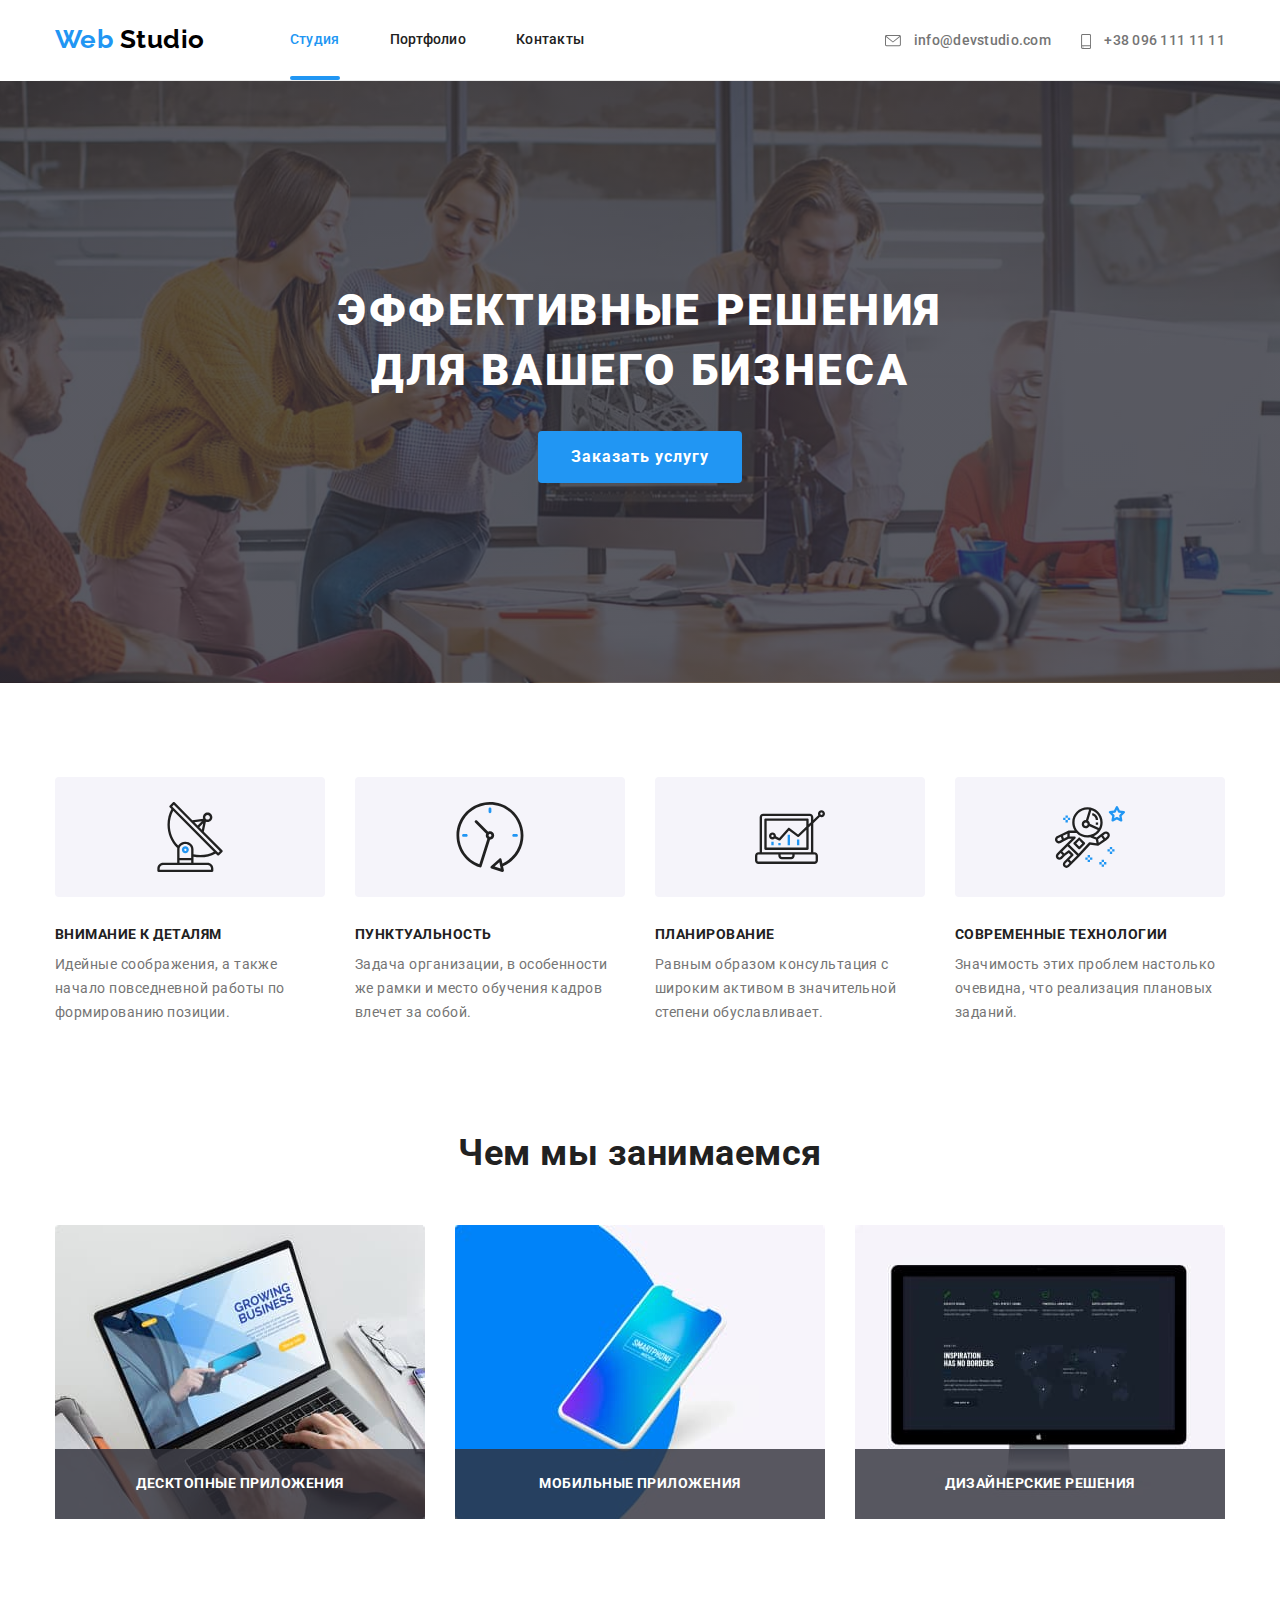
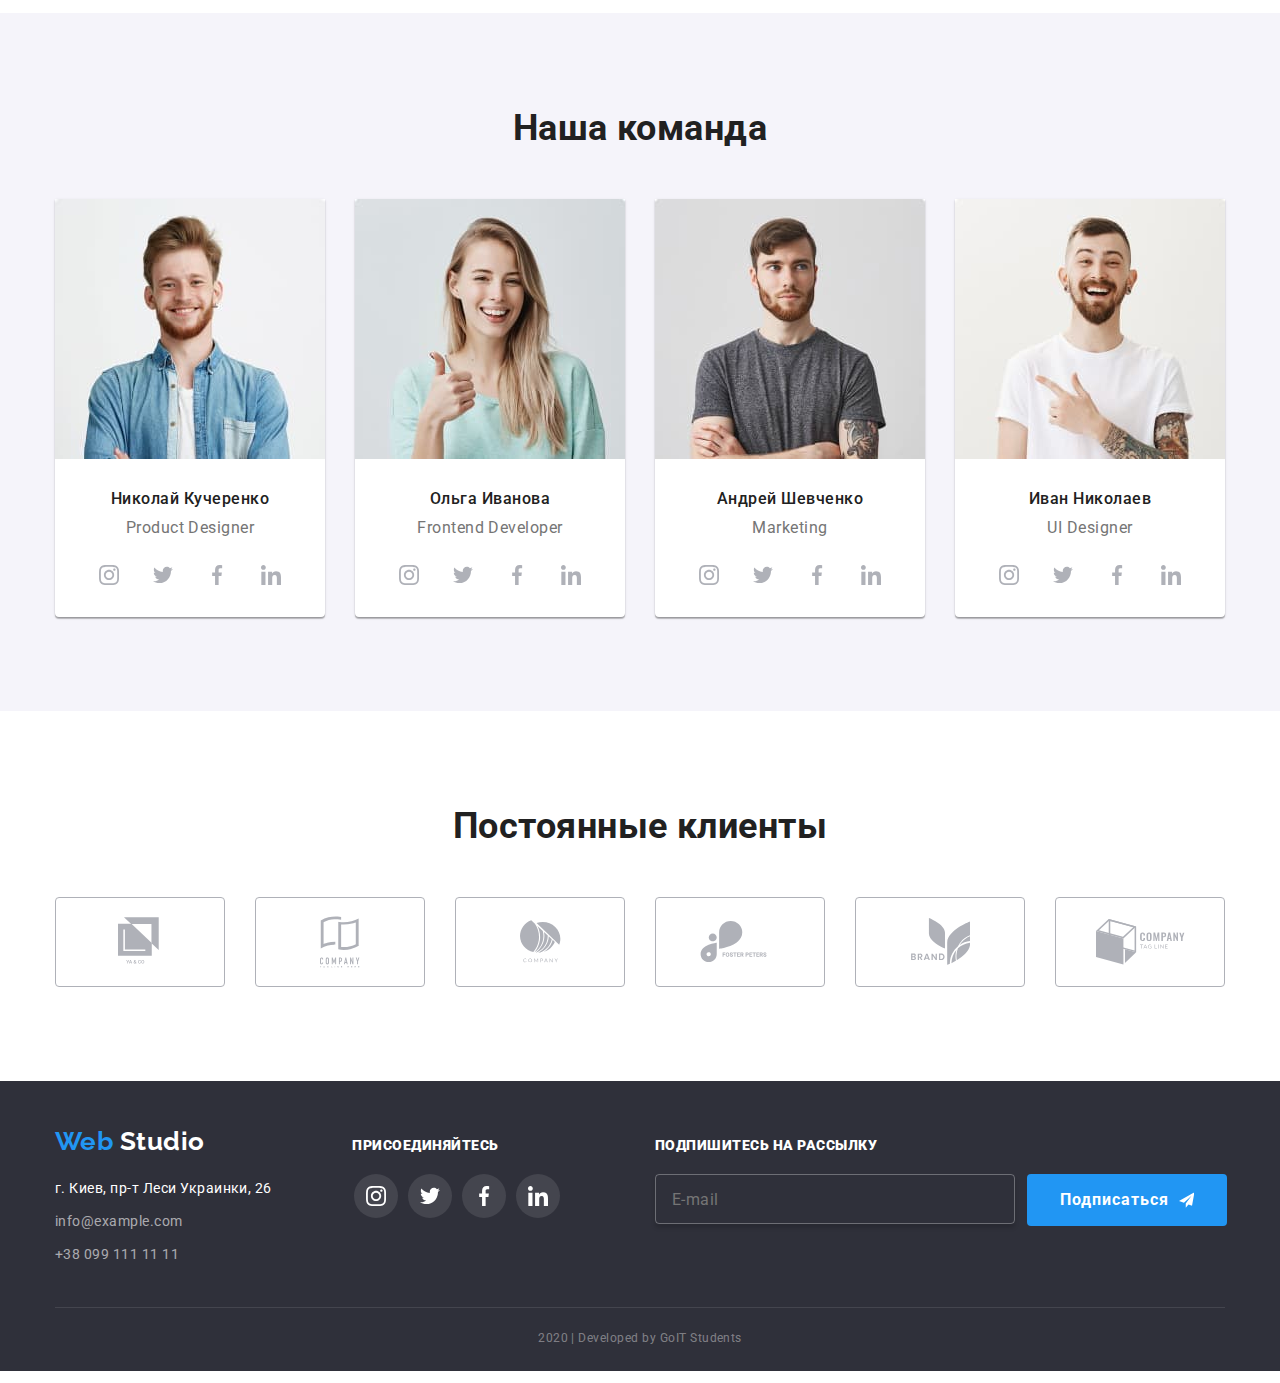
<file: index.html>
<!DOCTYPE html>
<html lang="ru">
	<head>
		<meta charset="UTF-8" />
		<meta name="viewport" content="width=device-width, initial-scale=1.0" />
		<link
			href="https://fonts.googleapis.com/css2?family=Raleway:wght@700&family=Roboto:wght@400;500;700;900&display=swap"
			rel="stylesheet"
		/>
		<link
			rel="stylesheet"
			href="https://cdnjs.cloudflare.com/ajax/libs/modern-normalize/0.6.0/modern-normalize.min.css"
		/>
		<link rel="stylesheet" href="./css/style.css" />
		<title>Студия</title>
	</head>
	<body>
		<!-- Верхнее меню -->
		<header>
			<div class="container header-nav">
				<a href="./index.html" class="logo">
					Web
					<span class="logo-header">Studio</span>
				</a>
				<nav class="top-nav">
					<ul class="list site-nav">
						<li class="item"><a href="./" class="link current">Студия</a></li>
						<li class="item">
							<a href="./portfolio.html" class="link">Портфолио</a>
						</li>
						<li class="item"><a href="" class="link">Контакты</a></li>
					</ul>
				</nav>

				<ul class="address-nav list">
					<li class="item">
						<a href="mailto:info@devstudio.com" class="adress-header">
							<svg class="icon address-mail-icon">
								<use href="./images/sprite.svg#icon-mail"></use>
							</svg>
							info@devstudio.com
						</a>
					</li>
					<li class="item">
						<a href="tel:+380961111111" class="adress-header">
							<svg class="icon address-phone-icon">
								<use href="./images/sprite.svg#icon-phone"></use>
							</svg>
							+38 096 111 11 11
						</a>
					</li>
				</ul>
			</div>
		</header>
		<!-- Уникальный контент -->
		<main class="main">
			<!-- Герой -->
			<div class="hero-bg">
				<section class="container hero">
					<h1 class="hero-text">
						Эффективные решения
						<br />
						для вашего бизнеса
					</h1>
					<button type="button" class="button" data-modal-open>Заказать услугу</button>
				</section>
			</div>

			<!-- Модалка -->
			<div class="backdrop is-hidden" data-modal>
				<div class="modal">
					<div class="close-bt" data-modal-close>
						<svg class="icon modal-icon-close" width="11px" height="11px">
							<use href="./images/sprite.svg#icon-cross"></use>
						</svg>
					</div>

					<h2>Оставьте свои данные, мы вам перезвоним</h2>

					<div class="container-inputs">
						<form class="form js-form">
							<div class="field-form">
								<input class="input-form" type="text" placeholder=" " name="first_name" id="name" />
								<label class="label-form" for="name">Имя</label>
								<span class="form-icon">
									<svg class="icon" width="12px" height="12px">
										<use href="./images/sprite.svg#icon-person"></use>
									</svg>
								</span>
							</div>

							<div class="field-form">
								<input class="input-form" type="tel" placeholder=" " name="phone" id="phone" />
								<label class="label-form" for="phone">Телефон</label>
								<span class="form-icon">
									<svg class="icon" width="12px" height="12px">
										<use href="./images/sprite.svg#icon-phone2"></use>
									</svg>
								</span>
							</div>

							<div class="field-form">
								<input class="input-form" type="email" placeholder=" " name="email" id="email" />
								<label class="label-form" for="email">Почта</label>
								<span class="form-icon">
									<svg class="icon" width="12px" height="12px">
										<use href="./images/sprite.svg#icon-mail2"></use>
									</svg>
								</span>
							</div>

							<textarea
								class="field-form input-form comment"
								name="comment"
								rows="5"
								placeholder="Комментарий"
							></textarea>

							<div class="checkbox-container">
								<label class="checkbox">
									<input class="checkbox-input" type="checkbox" value="terms" name="checkbox" />
									<svg class="icon icon-checkbox" width="12px" height="8px">
										<use href="./images/sprite.svg#icon-checkbox"></use>
									</svg>
									<span class="checkbox-label">
										Соглашаюсь с рассылкой и принимаю
										<a href="/terms">Условия договора</a>
									</span>
								</label>
							</div>

							<div class="modal-button">
								<button type="submit" class="button">Отправить</button>
							</div>
						</form>
					</div>
				</div>
			</div>

			<!-- Особенности -->
			<section class="section no-padding">
				<div class="container">
					<!-- <h2 class="section-title">Особенности</h2> -->
					<ul class="list features">
						<li class="item icon-antenna">
							<div class="features-top">
								<svg class="icon">
									<use href="./images/sprite.svg#icon-antenna"></use>
								</svg>
							</div>

							<h3 class="title-text">Внимание к деталям</h3>
							<p class="item-text">
								Идейные соображения, а также начало повседневной работы по формированию позиции.
							</p>
						</li>
						<li class="item icon-clock">
							<div class="features-top">
								<svg class="icon">
									<use href="./images/sprite.svg#icon-clock"></use>
								</svg>
							</div>
							<h3 class="title-text">Пунктуальность</h3>
							<p class="item-text">
								Задача организации, в особенности же рамки и место обучения кадров влечет за собой.
							</p>
						</li>
						<li class="item icon-diagram">
							<div class="features-top">
								<svg class="icon">
									<use href="./images/sprite.svg#icon-diagram"></use>
								</svg>
							</div>
							<h3 class="title-text">Планирование</h3>
							<p class="item-text">
								Равным образом консультация с широким активом в значительной степени обуславливает.
							</p>
						</li>
						<li class="item icon-astronaut">
							<div class="features-top">
								<svg class="icon">
									<use href="./images/sprite.svg#icon-astronaut"></use>
								</svg>
							</div>
							<h3 class="title-text">Современные технологии</h3>
							<p class="item-text">
								Значимость этих проблем настолько очевидна, что реализация плановых заданий.
							</p>
						</li>
					</ul>
				</div>
			</section>

			<!-- Что мы делаем -->
			<section class="section">
				<div class="container">
					<h2 class="section-title">Чем мы занимаемся</h2>
					<ul class="list skills">
						<li class="item">
							<a href="">
								<img src="./images/desctop_app.jpg" alt="ноутбук" width="370" />
								<h3 class="name-capabilities">Десктопные приложения</h3>
							</a>
						</li>
						<li class="item">
							<a href="">
								<img src="./images/mob_app.jpg" alt="смартфон" width="370" />
								<h3 class="name-capabilities">Мобильные приложения</h3>
							</a>
						</li>
						<li class="item">
							<a href="">
								<img src="./images/desing_solutions.jpg" alt="моноблок" width="370" />
								<h3 class="name-capabilities">Дизайнерские решения</h3>
							</a>
						</li>
					</ul>
				</div>
			</section>

			<!-- Наша команда -->
			<section class="section bacground">
				<div class="container">
					<h2 class="section-title">Наша команда</h2>
					<ul class="list team">
						<li class="item">
							<img src="./images/johnsmith.jpg" alt="Николай Кучеренко" width="270" />
							<h3 class="team-name">Николай Кучеренко</h3>
							<p class="position">Product Designer</p>
							<ul class="list social">
								<li class="item icon-social">
									<svg width="20px" height="20px">
										<use href="./images/sprite.svg#icon-insta"></use>
									</svg>
								</li>
								<li class="item icon-social">
									<svg width="20px" height="20px">
										<use href="./images/sprite.svg#icon-twit"></use>
									</svg>
								</li>
								<li class="item icon-social">
									<svg width="20px" height="20px">
										<use href="./images/sprite.svg#icon-fb"></use>
									</svg>
								</li>
								<li class="item icon-social">
									<svg width="20px" height="20px">
										<use href="./images/sprite.svg#icon-linkedin"></use>
									</svg>
								</li>
							</ul>
						</li>

						<li class="item">
							<img src="./images/martastewart.jpg" alt="Ольга Иванова" width="270" />
							<h3 class="team-name">Ольга Иванова</h3>
							<p class="position">Frontend Developer</p>
							<ul class="list social">
								<li class="item icon-social">
									<svg width="20px" height="20px">
										<use href="./images/sprite.svg#icon-insta"></use>
									</svg>
								</li>
								<li class="item icon-social">
									<svg width="20px" height="20px">
										<use href="./images/sprite.svg#icon-twit"></use>
									</svg>
								</li>
								<li class="item icon-social">
									<svg width="20px" height="20px">
										<use href="./images/sprite.svg#icon-fb"></use>
									</svg>
								</li>
								<li class="item icon-social">
									<svg width="20px" height="20px">
										<use href="./images/sprite.svg#icon-linkedin"></use>
									</svg>
								</li>
							</ul>
						</li>

						<li class="item">
							<img src="./images/robertjakis.jpg" alt="Андрей Шевченко" width="270" />
							<h3 class="team-name">Андрей Шевченко</h3>
							<p class="position">Marketing</p>
							<ul class="list social">
								<li class="item icon-social">
									<svg width="20px" height="20px">
										<use href="./images/sprite.svg#icon-insta"></use>
									</svg>
								</li>
								<li class="item icon-social">
									<svg width="20px" height="20px">
										<use href="./images/sprite.svg#icon-twit"></use>
									</svg>
								</li>
								<li class="item icon-social">
									<svg width="20px" height="20px">
										<use href="./images/sprite.svg#icon-fb"></use>
									</svg>
								</li>
								<li class="item icon-social">
									<svg width="20px" height="20px">
										<use href="./images/sprite.svg#icon-linkedin"></use>
									</svg>
								</li>
							</ul>
						</li>

						<li class="item">
							<img src="./images/martindoe.jpg" alt="Иван Николаев" width="270" />
							<h3 class="team-name">Иван Николаев</h3>
							<p class="position">UI Designer</p>
							<ul class="list social">
								<li class="item icon-social">
									<svg width="20px" height="20px">
										<use href="./images/sprite.svg#icon-insta"></use>
									</svg>
								</li>
								<li class="item icon-social">
									<svg width="20px" height="20px">
										<use href="./images/sprite.svg#icon-twit"></use>
									</svg>
								</li>
								<li class="item icon-social">
									<svg width="20px" height="20px">
										<use href="./images/sprite.svg#icon-fb"></use>
									</svg>
								</li>
								<li class="item icon-social">
									<svg width="20px" height="20px">
										<use href="./images/sprite.svg#icon-linkedin"></use>
									</svg>
								</li>
							</ul>
						</li>
					</ul>
				</div>
			</section>

			<!-- Постоянные клиенты -->
			<section class="section">
				<div class="container">
					<h2 class="section-title">Постоянные клиенты</h2>
					<ul class="list customers">
						<li class="item">
							<a href="" class="customer-icon">
								<svg class="icon" width="45px" height="50px">
									<use href="./images/sprite.svg#icon-customer1"></use>
								</svg>
							</a>
						</li>
						<li class="item">
							<a href="" class="customer-icon">
								<svg class="icon" width="40px" height="52px">
									<use href="./images/sprite.svg#icon-customer2"></use>
								</svg>
							</a>
						</li>
						<li class="item">
							<a href="" class="customer-icon">
								<svg class="icon" width="41px" height="43px">
									<use href="./images/sprite.svg#icon-customer3"></use>
								</svg>
							</a>
						</li>
						<li class="item">
							<a href="" class="customer-icon">
								<svg class="icon" width="80px" height="42px">
									<use href="./images/sprite.svg#icon-customer4"></use>
								</svg>
							</a>
						</li>
						<li class="item">
							<a href="" class="customer-icon">
								<svg class="icon" width="59px" height="47px">
									<use href="./images/sprite.svg#icon-customer5"></use>
								</svg>
							</a>
						</li>
						<li class="item">
							<a href="" class="customer-icon">
								<svg class="icon" width="89px" height="46px">
									<use href="./images/sprite.svg#icon-customer6"></use>
								</svg>
							</a>
						</li>
					</ul>
				</div>
			</section>
		</main>

		<!-- Подвал -->
		<footer>
			<div class="footer">
				<div class="container footer-container">
					<div class="address-container">
						<div class="logo-cont">
							<a href="/" class="logo">
								Web
								<span class="logo-footer">
									Studio
								</span>
							</a>
						</div>
						<address>
							<ul class="list address">
								<li class="item">г. Киев, пр-т Леси Украинки, 26</li>
								<li class="item">
									<a href="mailto:info@example.com" class="footer-contact">info@example.com</a>
								</li>
								<li class="item">
									<a href="tel:+380961111111" class="footer-contact">+38 099 111 11 11</a>
								</li>
							</ul>
						</address>
					</div>
					<div class="connect">
						<b>присоединяйтесь</b>

						<ul class="list social-footer">
							<li class="item icon-social">
								<svg width="20px" height="20px">
									<use href="./images/sprite.svg#icon-insta"></use>
								</svg>
							</li>
							<li class="item icon-social">
								<svg width="20px" height="20px">
									<use href="./images/sprite.svg#icon-twit"></use>
								</svg>
							</li>
							<li class="item icon-social">
								<svg width="20px" height="20px">
									<use href="./images/sprite.svg#icon-fb"></use>
								</svg>
							</li>
							<li class="item icon-social">
								<svg width="20px" height="20px">
									<use href="./images/sprite.svg#icon-linkedin"></use>
								</svg>
							</li>
						</ul>
					</div>
					<div class="subscribe">
						<b>Подпишитесь на рассылку</b>
						<form method="post" class="subscribe-form">
							<label>
								<input type="email" name="footer-email" class="footer-subscribe" placeholder="E-mail" />
							</label>
							<button type="submit" class="button">
								Подписаться
								<svg class="icon" width="24px" height="24px">
									<use href="./images/sprite.svg#icon-send"></use>
								</svg>
							</button>
						</form>
					</div>
				</div>
				<div class="container develop-container">
					<p class="develop">2020 | Developed by GoIT Students</p>
				</div>
			</div>
		</footer>
		<script src="./js/modal.js"></script>
	</body>
</html>
</file>
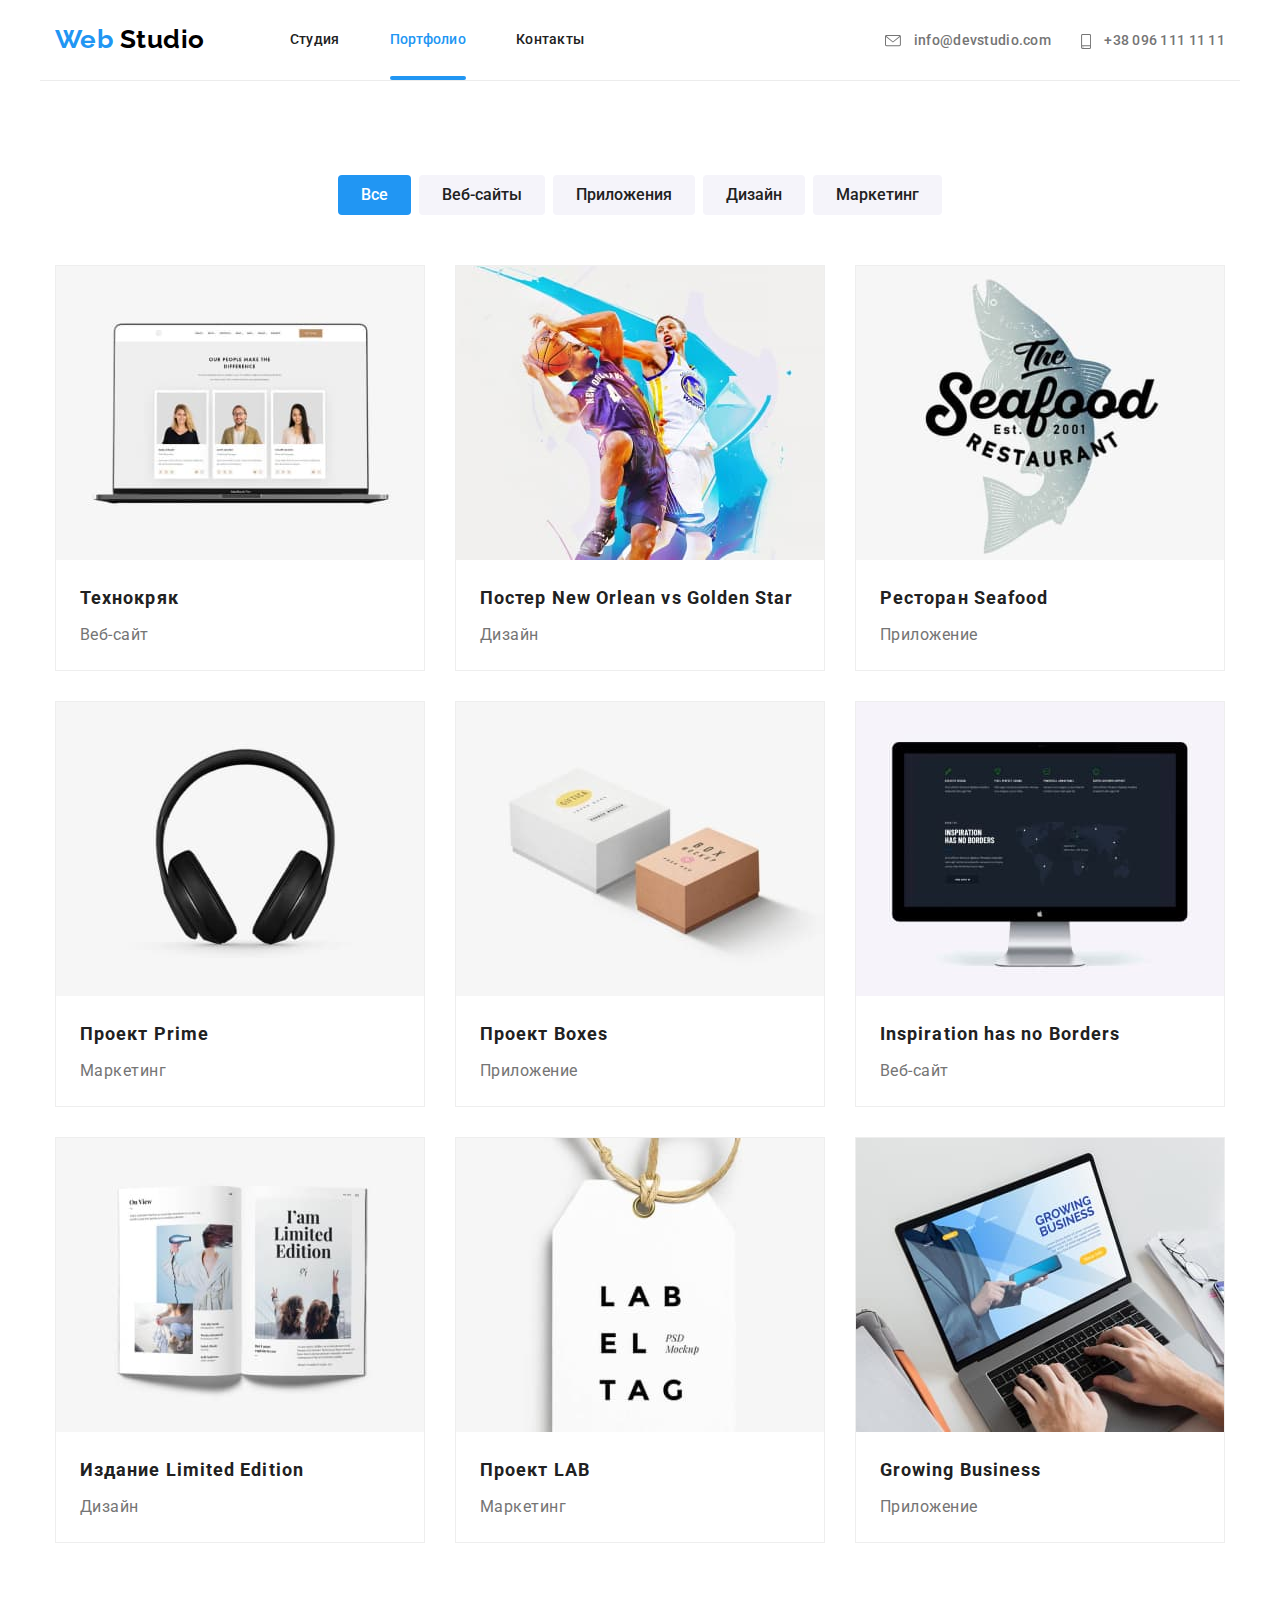
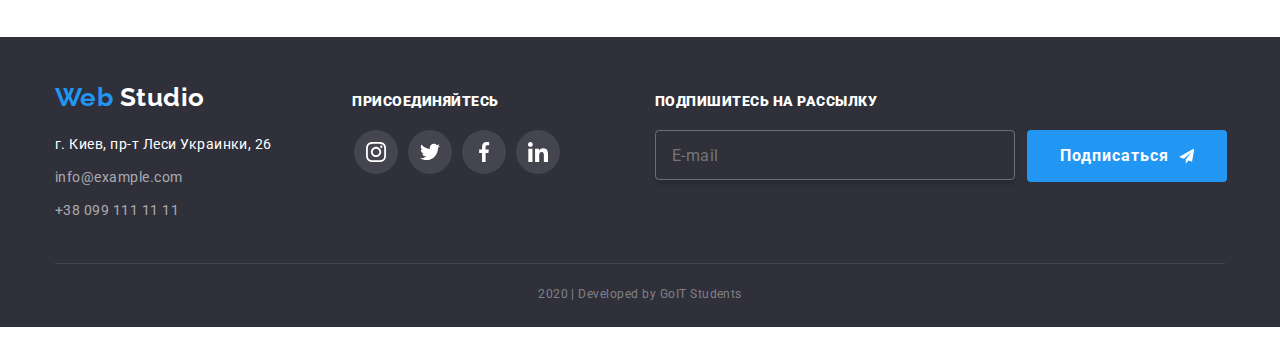
<file: portfolio.html>
<!DOCTYPE html>
<html lang="ru">
	<head>
		<meta charset="UTF-8" />
		<meta name="viewport" content="width=device-width, initial-scale=1.0" />
		<link
			href="https://fonts.googleapis.com/css2?family=Raleway:wght@700&family=Roboto:wght@400;500;700;900&display=swap"
			rel="stylesheet"
		/>
		<link
			rel="stylesheet"
			href="https://cdnjs.cloudflare.com/ajax/libs/modern-normalize/0.6.0/modern-normalize.min.css"
		/>
		<link rel="stylesheet" href="./css/style.css" />
		<title>Portfolio</title>
	</head>
	<body>
		<!-- Верхнее меню -->
		<header>
			<div class="container header-nav">
				<a href="./index.html" class="logo">
					Web
					<span class="logo-header">Studio</span>
				</a>
				<nav class="top-nav">
					<ul class="list site-nav">
						<li class="item"><a href="./" class="link">Студия</a></li>
						<li class="item">
							<a href="./portfolio.html" class="link current">
								Портфолио
							</a>
						</li>
						<li class="item"><a href="" class="link">Контакты</a></li>
					</ul>
				</nav>
				<ul class="address-nav list">
					<li class="item">
						<a href="mailto:info@devstudio.com" class="adress-header">
							<svg class="icon address-mail-icon">
								<use href="./images/sprite.svg#icon-mail"></use>
							</svg>
							info@devstudio.com
						</a>
					</li>
					<li class="item">
						<a href="tel:+380961111111" class="adress-header">
							<svg class="icon address-phone-icon">
								<use href="./images/sprite.svg#icon-phone"></use>
							</svg>
							+38 096 111 11 11
						</a>
					</li>
				</ul>
			</div>
		</header>
		<!-- Тело -->
		<main>
			<!-- <h1>Портфолио</h1> -->
			<!-- Фильтр -->
			<section class="section">
				<div class="container">
					<!-- <h2>Фильтр</h2> -->
					<div class="filter-menu">
						<ul class="list filter-button-block">
							<li class="item">
								<button type="button" class="filter-button current-button">
									Все
								</button>
							</li>
							<li class="item">
								<button type="button" class="filter-button">
									Веб-сайты
								</button>
							</li>
							<li class="item">
								<button type="button" class="filter-button">
									Приложения
								</button>
							</li>
							<li class="item">
								<button type="button" class="filter-button">
									Дизайн
								</button>
							</li>
							<li class="item">
								<button type="button" class="filter-button">
									Маркетинг
								</button>
							</li>
						</ul>
					</div>

					<!-- Проекты -->
					<!-- <h2>Проекты</h2> -->
					<ul class="list project-blocks">
						<li class="project-container">
							<a href="" class="item">
								<div class="portfolio-overlay">
									<img class="img-block" src="./images/techokryak.jpg" alt="team" width="370" />
									<p class="full-text-item">
										Технокряк это современная площадка распространения коронавируса. Компании используют эту платформу
										для цифрового шпионажа и атак на защищённые сервера конкурентов.
									</p>
								</div>
								<div class="card-name">
									<h3 class="title-font">
										Технокряк
									</h3>
									<p class="filter-name">
										Веб-сайт
									</p>
								</div>
							</a>
						</li>
						<li class="project-container">
							<a href="" class="item">
								<div class="portfolio-overlay">
									<img class="img-block" src="./images/neworlean.jpg" alt="basketball" width="370" />
									<p class="full-text-item">
										Технокряк это современная площадка распространения коронавируса. Компании используют эту платформу
										для цифрового шпионажа и атак на защищённые сервера конкурентов.
									</p>
								</div>
								<div class="card-name">
									<h3 class="title-font">
										Постер New Orlean vs Golden Star
									</h3>
									<p class="filter-name">
										Дизайн
									</p>
								</div>
							</a>
						</li>
						<li class="project-container">
							<a href="" class="item">
								<div class="portfolio-overlay">
									<img class="img-block" src="./images/seafood.jpg" alt="seafood" width="370" />
									<p class="full-text-item">
										Технокряк это современная площадка распространения коронавируса. Компании используют эту платформу
										для цифрового шпионажа и атак на защищённые сервера конкурентов.
									</p>
								</div>
								<div class="card-name">
									<h3 class="title-font">
										Ресторан Seafood
									</h3>
									<p class="filter-name">
										Приложение
									</p>
								</div>
							</a>
						</li>
						<li class="project-container">
							<a href="" class="item">
								<div class="portfolio-overlay">
									<img class="img-block" src="./images/prime.jpg" alt="headphones" width="370" />
									<p class="full-text-item">
										Технокряк это современная площадка распространения коронавируса. Компании используют эту платформу
										для цифрового шпионажа и атак на защищённые сервера конкурентов.
									</p>
								</div>
								<div class="card-name">
									<h3 class="title-font">
										Проект Prime
									</h3>
									<p class="filter-name">
										Маркетинг
									</p>
								</div>
							</a>
						</li>
						<li class="project-container">
							<a href="" class="item">
								<div class="portfolio-overlay">
									<img class="img-block" src="./images/boxes.jpg" alt="boxes" width="370" />
									<p class="full-text-item">
										Технокряк это современная площадка распространения коронавируса. Компании используют эту платформу
										для цифрового шпионажа и атак на защищённые сервера конкурентов.
									</p>
								</div>
								<div class="card-name">
									<h3 class="title-font">
										Проект Boxes
									</h3>
									<p class="filter-name">
										Приложение
									</p>
								</div>
							</a>
						</li>
						<li class="project-container">
							<a href="" class="item">
								<div class="portfolio-overlay">
									<img class="img-block" src="./images/borders.jpg" alt="pc" width="370" />
									<p class="full-text-item">
										Технокряк это современная площадка распространения коронавируса. Компании используют эту платформу
										для цифрового шпионажа и атак на защищённые сервера конкурентов.
									</p>
								</div>
								<div class="card-name">
									<h3 class="title-font">
										Inspiration has no Borders
									</h3>
									<p class="filter-name">
										Веб-сайт
									</p>
								</div>
							</a>
						</li>
						<li class="project-container">
							<a href="" class="item">
								<div class="portfolio-overlay">
									<img class="img-block" src="./images/limited.jpg" alt="book" width="370" />
									<p class="full-text-item">
										Технокряк это современная площадка распространения коронавируса. Компании используют эту платформу
										для цифрового шпионажа и атак на защищённые сервера конкурентов.
									</p>
								</div>
								<div class="card-name">
									<h3 class="title-font">
										Издание Limited Edition
									</h3>
									<p class="filter-name">
										Дизайн
									</p>
								</div>
							</a>
						</li>
						<li class="project-container">
							<a href="" class="item">
								<div class="portfolio-overlay">
									<img class="img-block" src="./images/lab.jpg" alt="badje" width="370" />
									<p class="full-text-item">
										Технокряк это современная площадка распространения коронавируса. Компании используют эту платформу
										для цифрового шпионажа и атак на защищённые сервера конкурентов.
									</p>
								</div>
								<div class="card-name">
									<h3 class="title-font">
										Проект LAB
									</h3>
									<p class="filter-name">
										Маркетинг
									</p>
								</div>
							</a>
						</li>
						<li class="project-container">
							<a href="" class="item">
								<div class="portfolio-overlay">
									<img class="img-block" src="./images/business.jpg" alt="notebook" width="370" />
									<p class="full-text-item">
										Технокряк это современная площадка распространения коронавируса. Компании используют эту платформу
										для цифрового шпионажа и атак на защищённые сервера конкурентов.
									</p>
								</div>
								<div class="card-name">
									<h3 class="title-font">
										Growing Business
									</h3>
									<p class="filter-name">
										Приложение
									</p>
								</div>
							</a>
						</li>
					</ul>
				</div>
			</section>
		</main>
		<!-- Подвал -->
		<footer>
			<div class="footer">
				<div class="container footer-container">
					<div class="address-container">
						<div class="logo-cont">
							<a href="/" class="logo">
								Web
								<span class="logo-footer">
									Studio
								</span>
							</a>
						</div>
						<address>
							<ul class="list address">
								<li class="item">
									г. Киев, пр-т Леси Украинки, 26
								</li>
								<li class="item">
									<a href="mailto:info@example.com" class="footer-contact">
										info@example.com
									</a>
								</li>
								<li class="item">
									<a href="tel:+380961111111" class="footer-contact">
										+38 099 111 11 11
									</a>
								</li>
							</ul>
						</address>
					</div>
					<div class="connect">
						<b>присоединяйтесь</b>
						<ul class="list social-footer">
							<li class="item icon-social">
								<svg width="20px" height="20px">
									<use href="./images/sprite.svg#icon-insta"></use>
								</svg>
							</li>
							<li class="item icon-social">
								<svg width="20px" height="20px">
									<use href="./images/sprite.svg#icon-twit"></use>
								</svg>
							</li>
							<li class="item icon-social">
								<svg width="20px" height="20px">
									<use href="./images/sprite.svg#icon-fb"></use>
								</svg>
							</li>
							<li class="item icon-social">
								<svg width="20px" height="20px">
									<use href="./images/sprite.svg#icon-linkedin"></use>
								</svg>
							</li>
						</ul>
					</div>
					<div class="subscribe">
						<b>Подпишитесь на рассылку</b>
						<form method="post" class="subscribe-form">
							<label>
								<input type="email" name="footer-email" class="footer-subscribe" placeholder="E-mail" />
							</label>
							<button type="submit" class="button">
								Подписаться
								<svg class="icon" width="24px" height="24px">
									<use href="./images/sprite.svg#icon-send"></use>
								</svg>
							</button>
						</form>
					</div>
				</div>

				<div class="container develop-container">
					<p class="develop">2020 | Developed by GoIT Students</p>
				</div>
			</div>
		</footer>
	</body>
</html>
</file>
<file: css/style.css>
:root {
	--primary-text-color: #757575;
	--title-text-color: #212121;
	--accent-color: #2196f3;
	--logo-color: #000000;
	--white-color: #ffffff;
	--second-bg-color: #f5f4fa;
	--footer-adress-color: rgba(255, 255, 255, 0.6);
	--footer-bg-color: #2f303a;
	--developed-color: rgba(255, 255, 255, 0.4);
	--button-bg-color: #f5f4fa;
	--text-bg-color: rgba(33, 150, 243, 0.9);
}

a {
	text-decoration: none;
}

body {
	background-color: var(--white-color);
	color: var(--primary-text-color);
	font-family: Roboto, sans-serif;
	letter-spacing: 0.03em;
}

img {
	display: block;
}

.list {
	list-style: none;
	padding: 0;
	margin: 0;
}

/* Logo */
.logo {
	color: var(--accent-color);
	font-family: Raleway, sans-serif;
	font-weight: bold;
	font-size: 26px;
	line-height: 1.2;
}

.logo-header {
	color: var(--logo-color);
	/* font-family: Raleway, sans-serif;
  font-weight: bold;
  font-size: 26px;
  line-height: 1.2; */
}

.logo-footer {
	color: var(--white-color);
}

/* Site nav */

.link {
	color: var(--title-text-color);
	font-weight: 500;
	font-size: 14px;
	line-height: 1.14;
	letter-spacing: 0.02em;

	display: block;
	padding-top: 32px;
	padding-bottom: 32px;
}

.link:hover,
.link:focus {
	color: var(--accent-color);
	cursor: pointer;

	transition: 250ms cubic-bezier(0.4, 0, 0.2, 1);
}

.current {
	color: var(--accent-color);
}

.current:after {
	content: "";
	position: absolute;
	bottom: 0;
	left: 0;
	height: 4px;
	width: 100%;

	border-radius: 2px;
	background-color: var(--accent-color);
}

.adress-header {
	/* display: flex;
	justify-content: center;
	align-items: center; */

	color: var(--primary-text-color);
	font-weight: 500;
	font-size: 14px;
	line-height: 1.14;
	letter-spacing: 0.02em;

	padding-top: 32px;
	padding-bottom: 32px;
}

.adress-header:hover,
.adress-header:focus {
	color: var(--accent-color);

	transition: 250ms cubic-bezier(0.4, 0, 0.2, 1);
}

.address-mail-icon {
	width: 16px;
	height: 12px;
	margin-right: 10px;
	fill: currentColor;
	vertical-align: middle;
}

.address-phone-icon {
	width: 10px;
	height: 15px;
	margin-right: 10px;
	fill: currentColor;
	vertical-align: middle;
}

.container {
	margin-left: auto;
	margin-right: auto;
	padding-right: 15px;
	padding-left: 15px;
	width: 1200px;
}

.site-nav {
	display: flex;
}

.top-nav {
	margin-left: 85px;
}

.site-nav .item + .item {
	margin-left: 50px;
}

.site-nav .item {
	position: relative;
}

.address-nav {
	display: flex;
}

.address-nav .item + .item {
	margin-left: 30px;
}

.header-nav {
	display: flex;
	align-items: center;
	border-bottom: 1px solid #ececec;
}

.address-nav {
	margin-left: auto;
}

/* main */

.hero-text {
	color: var(--white-color);
	font-weight: 900;
	font-size: 44px;
	line-height: 1.36;
	text-align: center;
	letter-spacing: 0.06em;
	text-transform: uppercase;
	margin-top: 0;
	margin-bottom: 30px;
}

.button {
	color: var(--white-color);
	background-color: var(--accent-color);
	font-weight: bold;
	font-size: 16px;
	line-height: 1.88;
	display: flex;
	align-items: center;
	justify-content: center;
	text-align: center;
	letter-spacing: 0.06em;
	padding: 10px 32px;
	min-width: 200px;
	border-radius: 4px;
	border: 1px solid transparent;
	cursor: pointer;
}

.button:hover,
.button:focus {
	box-shadow: inset 0px 0px 10px 2px rgba(0, 0, 0, 0.75);

	transition: 250ms cubic-bezier(0.4, 0, 0.2, 1);
}

.hero {
	display: flex;
	flex-wrap: wrap;
	justify-content: center;
	width: 700px;
	padding-top: 200px;
	padding-bottom: 200px;
}

.hero-bg {
	max-width: 1600px;
	min-height: 600px;
	margin-left: auto;
	margin-right: auto;
	background-image: linear-gradient(rgba(47, 48, 58, 0.8), rgba(47, 48, 58, 0.8)), url(../images/hero-img.jpg);
	background-repeat: no-repeat;
	background-position: center;
	background-size: cover;
}

.filter-button {
	color: var(--title-text-color);
	background-color: var(--button-bg-color);
	font-weight: 500;
	font-size: 16px;
	line-height: 1.63;
	text-align: center;
	display: inline-block;
	padding: 6px 22px;
	border: 1px solid transparent;
	border-radius: 4px;
	min-width: 73px;
}

/* .filter-menu {
  margin-bottom: 34px;
  position: relative;
  align-self: flex-start;
} */
.filter-button-block {
	display: flex;
	margin-bottom: 50px;
	justify-content: center;
}

.filter-button-block .item + .item {
	margin-left: 8px;
}

.filter-button:hover,
.filter-button:focus {
	color: var(--white-color);
	background-color: var(--accent-color);
	cursor: pointer;
	box-shadow: 0px 2px 2px rgba(0, 0, 0, 0.12), 0px 1px 2px rgba(0, 0, 0, 0.08), 0px 3px 1px rgba(0, 0, 0, 0.1);
	border-radius: 4px;

	transition: 250ms cubic-bezier(0.4, 0, 0.2, 1);
}

.current-button {
	color: var(--white-color);
	background-color: var(--accent-color);
}

.section-title {
	color: var(--title-text-color);
	font-weight: bold;
	font-size: 36px;
	line-height: 1.17;
	text-align: center;

	margin-top: 0;
	margin-bottom: 50px;
}

.section {
	padding-top: 94px;
	padding-bottom: 94px;
}

.no-padding {
	padding-bottom: 0;
}

.title-font {
	color: var(--title-text-color);
	font-size: 18px;
	line-height: 2;
	letter-spacing: 0.06em;

	margin: 0;
	margin-bottom: 4px;
}

.img-block {
	display: block;
}

.portfolio-overlay {
	position: relative;
	overflow: hidden;
}

.full-text-item {
	position: absolute;
	opacity: 0;
	transition: 250ms cubic-bezier(0.4, 0, 0.2, 1);
	width: 100%;
	height: 100%;

	color: var(--white-color);
	background: var(--text-bg-color);
	font-weight: normal;
	font-size: 18px;
	line-height: 1.56;

	padding: 63px 24px;
	margin-top: 0;
	margin-bottom: 0px;
}

.project-blocks .item:hover .full-text-item,
.project-blocks .item:focus .full-text-item {
	opacity: 1;
	transform: translateY(-100%);
	transition: 250ms cubic-bezier(0.4, 0, 0.2, 1);
}

.project-container .item {
	display: block;
}

.project-container .item:hover,
.project-container .item:focus {
	box-shadow: 1px 4px 6px rgba(0, 0, 0, 0.16), 0px 4px 4px rgba(0, 0, 0, 0.06), 0px 1px 1px rgba(0, 0, 0, 0.12);
	transition: 250ms cubic-bezier(0.4, 0, 0.2, 1);
	/* transform: translate(5px, -5px); */
	/* transform: scale(1.02, 1.02); */
}

.title-text {
	color: var(--title-text-color);
	font-weight: bold;
	font-size: 14px;
	line-height: 1.14;
	text-transform: uppercase;

	margin-top: 30px;
	margin-bottom: 10px;
}
/* 
.team-content {
  background: var(--white-color);
} */

.team-name {
	color: var(--title-text-color);
	font-weight: 500;
	font-size: 16px;
	line-height: 1.19;
	text-align: center;

	margin-top: 30px;
	margin-bottom: 10px;
}

.item-text {
	font-weight: normal;
	font-size: 14px;
	line-height: 1.71;

	margin-top: 0;
}

.position {
	font-weight: normal;
	font-size: 16px;
	line-height: 1.19;
	text-align: center;

	margin-top: 0;
	margin-bottom: 16px;
}

.name-capabilities {
	font-weight: bold;
	font-size: 14px;
	line-height: 1.14;
	text-align: center;
	text-transform: uppercase;

	background-color: rgba(47, 48, 58, 0.8);

	padding-top: 27px;
	padding-bottom: 27px;
	margin-top: 0;
	margin-bottom: 0;

	position: absolute;
	width: 100%;
	bottom: 0;
}

.filter-name {
	color: var(--primary-text-color);
	font-weight: normal;
	font-size: 16px;
	line-height: 1.87;
	padding: 0;
	margin: 0;
}

.card-name {
	padding: 20px 24px;
}

.name-capabilities {
	color: var(--white-color);
}

.customer-icon {
	display: flex;
	justify-content: center;
	align-items: center;
	width: 170px;
	height: 90px;
	border: 1px solid;
	color: #afb1b8;
	border-radius: 4px;
}

.customer-icon:hover,
.customer-icon:focus {
	border: 1px solid;
	color: var(--accent-color);
	cursor: pointer;

	transition: 250ms cubic-bezier(0.4, 0, 0.2, 1);
}

.customer-icon .icon {
	fill: currentColor;
}

.section.bacground {
	background-color: var(--second-bg-color);
}

.features,
.skills,
.team,
.customers {
	display: flex;
	justify-content: center;
}

.features .item + .item,
.skills .item + .item,
.team .item + .item,
.customers .item + .item {
	margin-left: 30px;
}

.features .item {
	width: 270px;
}

.features-top {
	display: block;
	height: 120px;
	padding-top: 25px;
	padding-bottom: 25px;
	background-color: var(--second-bg-color);
	text-align: center;
	border-radius: 4px;
}

.features-top .icon {
	width: 70px;
	height: 70px;
}

/* .features .item::before {
  display: block;
  content: "";
  height: 120px;
  background-color: var(--second-bg-color);
  background-size: 70px;
  background-repeat: no-repeat;
  background-position: center;
} */

.icon-social {
	display: inline-flex;
	justify-content: center;
	align-items: center;
	border-radius: 50%;
	width: 44px;
	height: 44px;
	fill: #afb1b8;
}

.icon-social:hover,
.social-footer .icon-social:hover,
.social-footer .icon-social:focus,
.icon-social:focus {
	fill: var(--white-color);
	background-color: var(--accent-color);
	cursor: pointer;

	transition: 250ms cubic-bezier(0.4, 0, 0.2, 1);
}

.team > .item {
	width: 270px;
	background: var(--white-color);
	box-shadow: 0px 2px 1px rgba(0, 0, 0, 0.2), 0px 1px 1px rgba(0, 0, 0, 0.14), 0px 1px 3px rgba(0, 0, 0, 0.12);
	border-radius: 0px 0px 4px 4px;
}

.skills .item {
	width: 370px;
	position: relative;
}

.project-blocks {
	display: flex;
	flex-wrap: wrap;
	margin: -15px;
}

.project-container {
	width: 370px;
	margin: 15px;
	border: 1px solid #eeeeee;

	position: relative;
	top: 0;

	/* width: calc((100% - 60px) / 3);
  margin-right: 30px;
  margin-bottom: 30px; */
}

/* .project-blocks .item:nth-child(3n) {
  margin-right: 0;
}
.project-blocks .item:nth-last-child(-n + 3) {
  margin-bottom: 0;
} */

/* Footer */
.list.address {
	font-style: normal;
	font-weight: normal;
	font-size: 14px;
	line-height: 1.71;

	margin-bottom: 28px;
}

.footer-contact {
	color: var(--footer-adress-color);
	font-weight: normal;
	font-size: 14px;
	line-height: 1.71;
}

.footer {
	background-color: var(--footer-bg-color);
	color: var(--white-color);
}

.connect,
.subscribe {
	/* display: flex;
	flex-wrap: wrap; */
	font-weight: bold;
	font-size: 14px;
	line-height: 1.14;
	text-transform: uppercase;
}

.subscribe {
	width: 570px;
}

.develop {
	color: var(--developed-color);
	font-weight: normal;
	font-size: 12px;
	line-height: 2;
	text-align: center;
	border-top: 1px solid rgba(255, 255, 255, 0.1);
	padding-top: 18px;
	padding-bottom: 21px;
}

.footer-container {
	display: flex;
	align-items: baseline;
}

.logo-cont {
	margin-top: 45px;
	margin-bottom: 20px;
}

.address .item {
	margin-bottom: 9px;
}

.address .item:last-child {
	margin-bottom: 0;
}

.address-container {
	margin-right: 69px;
	width: 230px;
}

.connect {
	margin-right: 94px;
	width: 210px;
}

.social-footer .icon-social {
	margin-top: 20px;
	background-color: rgba(255, 255, 255, 0.1);
	fill: var(--white-color);
}

.social {
	display: flex;
	justify-content: center;
	margin-right: 32px;
	margin-left: 32px;
	padding-bottom: 20px;
}

.social .item + .item,
.social-footer .item + .item {
	margin-left: 10px;
}

.social-footer {
	display: flex;
	justify-content: center;
}

.subscribe .button {
	margin-top: 20px;
	margin-bottom: 50px;
	margin-right: auto;
}

.subscribe-form {
	display: flex;
	align-items: baseline;
}
.footer-subscribe {
	width: 360px;
	height: 50px;
	margin-right: 12px;
	padding-left: 16px;

	border: 1px solid rgba(255, 255, 255, 0.3);
	box-shadow: 0px 4px 4px rgba(0, 0, 0, 0.15);
	border-radius: 4px;
	background-color: inherit;

	font-family: Roboto;
	font-style: normal;
	font-weight: normal;
	font-size: 16px;
	line-height: 20px;
	letter-spacing: 0.03em;

	color: var(--footer-adress-color);
}

.develop-container {
	display: block;
	text-align: center;
}

.button .icon {
	margin-left: 10px;
	fill: currentColor;
}

/* Модалка */
.backdrop {
	position: fixed;
	top: 0;
	left: 0;
	z-index: 1;

	width: 100%;
	height: 100%;
	background-color: rgba(33, 33, 33, 0.2);
}

.backdrop.is-hidden {
	opacity: 0;
	pointer-events: none;
	/* visibility: hidden; */
}

.modal {
	position: absolute;
	width: 528px;
	min-height: 581px;
	transform: translate(-50%, -50%);

	background-color: var(--white-color);
	top: 50%;
	left: 50%;

	box-shadow: 0px 2px 1px rgba(0, 0, 0, 0.2), 0px 1px 1px rgba(0, 0, 0, 0.14), 0px 1px 3px rgba(0, 0, 0, 0.12);
	border-radius: 4px;

	margin-left: auto;
	margin-right: auto;
	padding-left: 40px;
	padding-right: 40px;
}

.close-bt {
	position: absolute;
	top: 8px;
	right: 8px;
	display: flex;
	justify-content: center;
	align-items: center;
	width: 30px;
	height: 30px;
	border: 1px solid rgba(0, 0, 0, 0.1);
	border-radius: 50%;
}

.modal-icon-close {
	fill: black;
}

.modal-icon-close:hover,
.modal-icon-close:focus {
	fill: var(--accent-color);
	transition: 250ms cubic-bezier(0.4, 0, 0.2, 1) transform;
	cursor: pointer;
}

.form {
	width: 100%;
}

.field-form {
	position: relative;
	display: flex;
	flex-direction: column;
}

.modal > h2 {
	margin-top: 40px;
	margin-bottom: 30px;

	font-family: Roboto;
	font-style: normal;
	font-weight: bold;
	font-size: 20px;
	line-height: 23px;
	text-align: center;
	letter-spacing: 0.03em;
	color: var(--title-text-color);
}

.field-form + .field-form {
	margin-top: 28px;
}

.checkbox-label {
	/* margin-bottom: 30px; */
	/* position: absolute; */

	font-family: Roboto;
	font-style: normal;
	font-weight: normal;
	font-size: 14px;
	line-height: 24px;
	letter-spacing: 0.03em;
}

.checkbox-label a {
	text-decoration: underline;
	color: var(--accent-color);
}

.icon-checkbox {
	position: absolute;
	width: 16px;
	height: 16px;
	fill: none;
}

.input-form {
	height: 40px;
	padding-left: 42px;
	border: 1px solid rgba(33, 33, 33, 0.2);
	border-radius: 4px;
}

.input-form:focus-within {
	outline: none;
	border: 1px solid var(--accent-color);

	transition: 250ms cubic-bezier(0.4, 0, 0.2, 1) transform;

	cursor: pointer;
}

.label-form {
	position: absolute;
	left: 0;
	top: 50%;
	transform: translateY(-50%) translateX(42px);

	font-style: normal;
	font-weight: normal;
	font-size: 14px;
	line-height: 16px;
	letter-spacing: 0.01em;
}

.input-form:not(:placeholder-shown) ~ .label-form,
.input-form:focus ~ .label-form {
	transform: translateY(-35px) translateX(26px);

	font-size: 12px;
	line-height: 14px;
	color: var(--accent-color);

	transition: 250ms cubic-bezier(0.4, 0, 0.2, 1) transform;
	cursor: pointer;
}

.comment {
	resize: vertical;
	width: 100%;
	min-height: 120px;
	padding-top: 12px;
	padding-right: 16px;
	padding-bottom: 12px;
	padding-left: 16px;

	font-family: Roboto;
	font-style: normal;
	font-weight: normal;
	font-size: 14px;
	line-height: 16px;
	letter-spacing: 0.01em;
}

.form-icon {
	position: absolute;
	top: 50%;
	transform: translateY(-50%);
	left: 16px;
}

.input-form:focus ~ .form-icon {
	fill: var(--accent-color);
	transition: 250ms cubic-bezier(0.4, 0, 0.2, 1) transform;
	cursor: pointer;
}

.checkbox-container {
	/* flex-direction: column; */
	margin-top: 20px;
	margin-bottom: 30px;
}

.modal-button {
	display: flex;
	justify-content: center;
	align-items: center;
	margin-bottom: 40px;
}

.checkbox-input {
	-webkit-appearance: none;
	-moz-appearance: none;
	appearance: none;
	position: absolute;
}

.checkbox-label,
.checkbox {
	display: inline-flex;
	align-items: center;
}

.checkbox-input ~ .checkbox-label::before {
	content: "";
	display: block;
	width: 16px;
	height: 16px;
	border: 2px solid var(--title-text-color);
	border-radius: 2px;
	margin-right: 9px;
	/* flex-shrink: 0; */
}

.checkbox-input:checked ~ .checkbox-label::before,
.checkbox-input:checked ~ .icon-checkbox {
	background-color: var(--accent-color);
	fill: var(--white-color);
	border-color: transparent;
	border-radius: 2px;
	/* background-image: url(../images/checkbox.svg); */
	/* background-size: 12px;
	background-repeat: no-repeat;
	background-position: center; */
}
</file>
